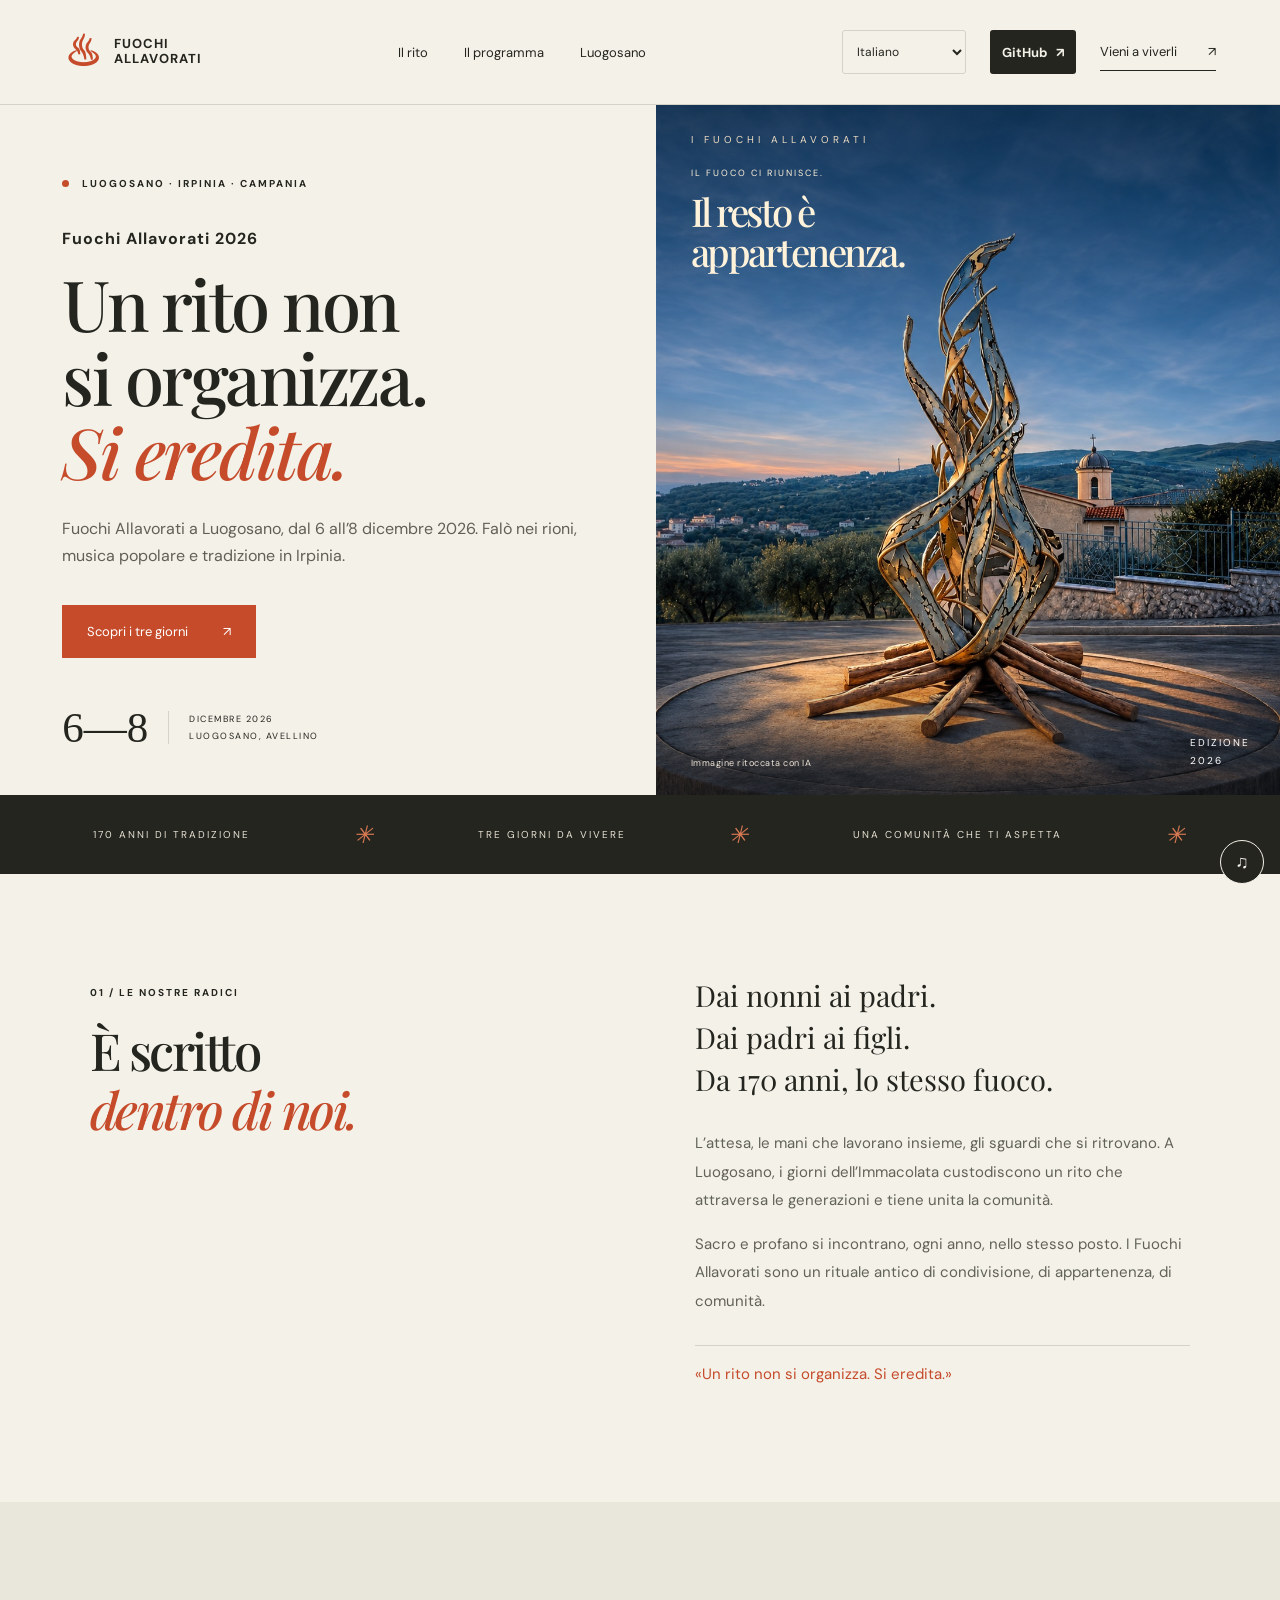
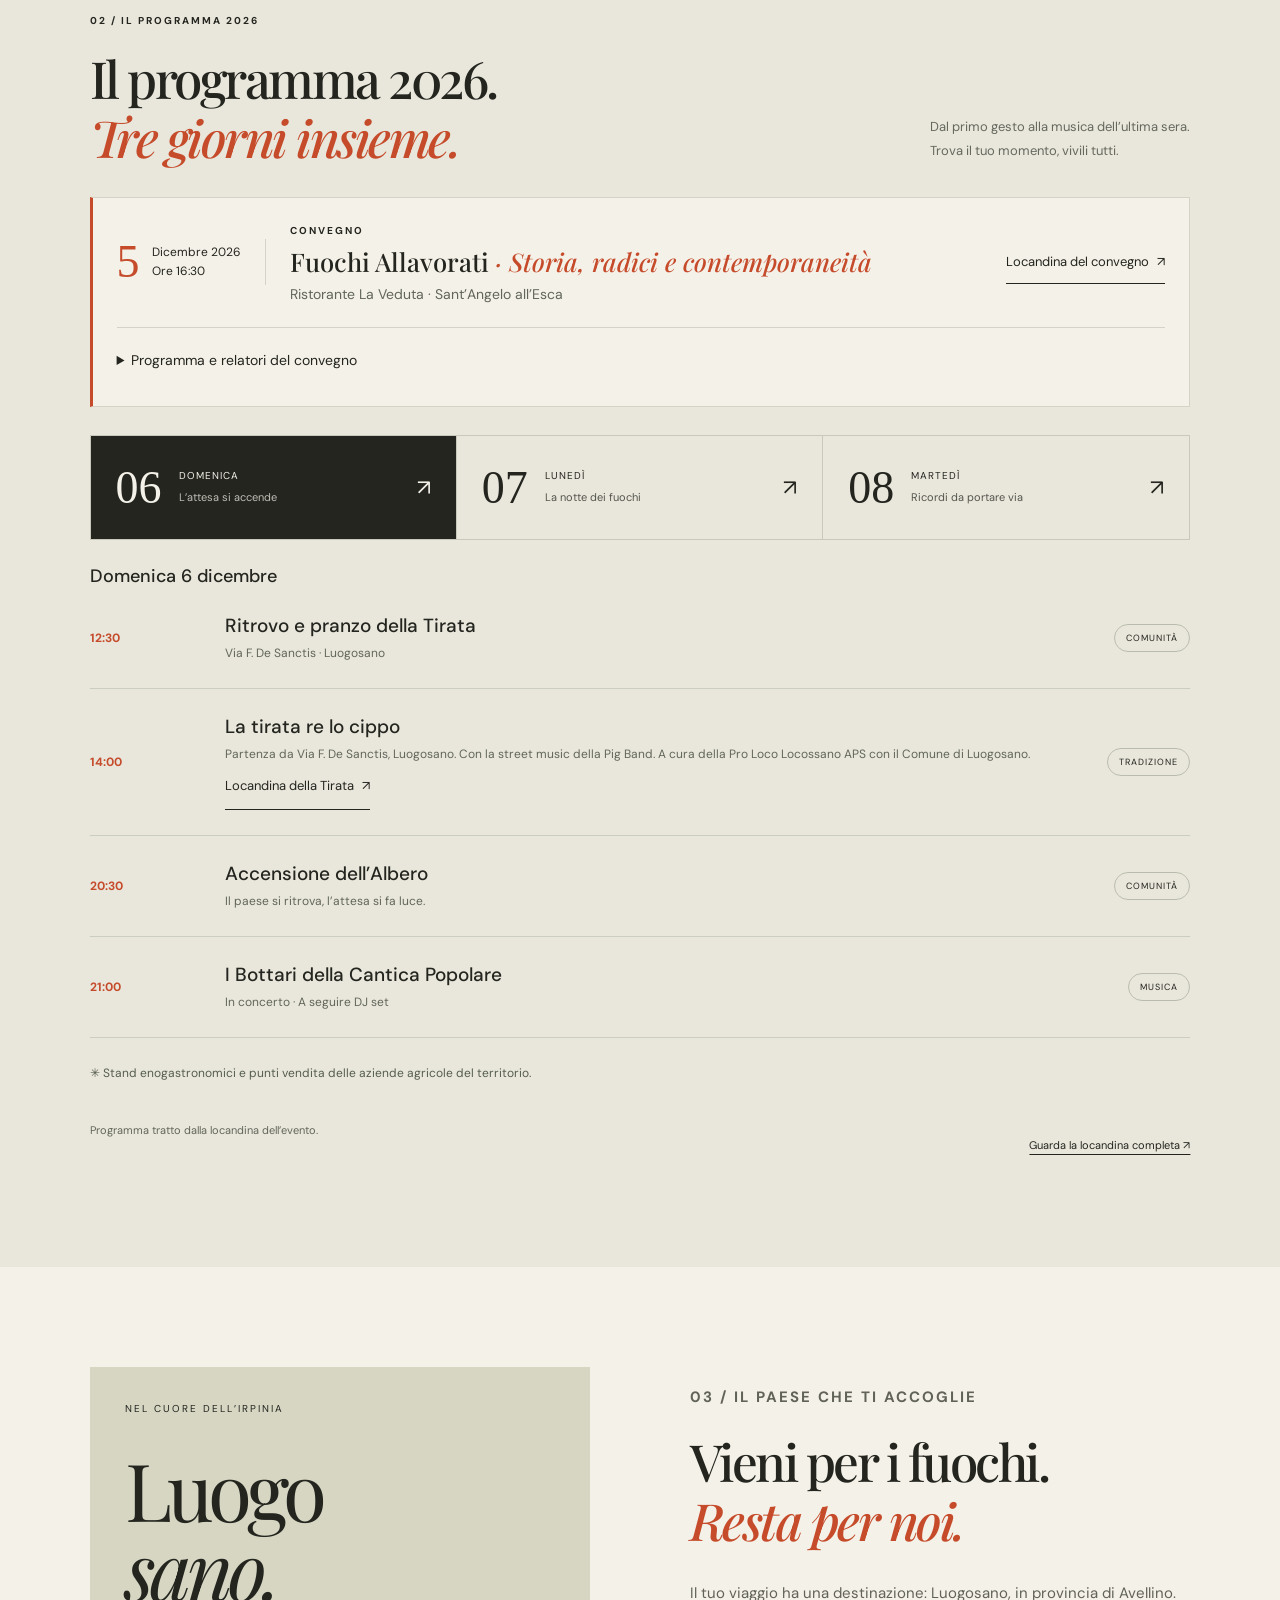
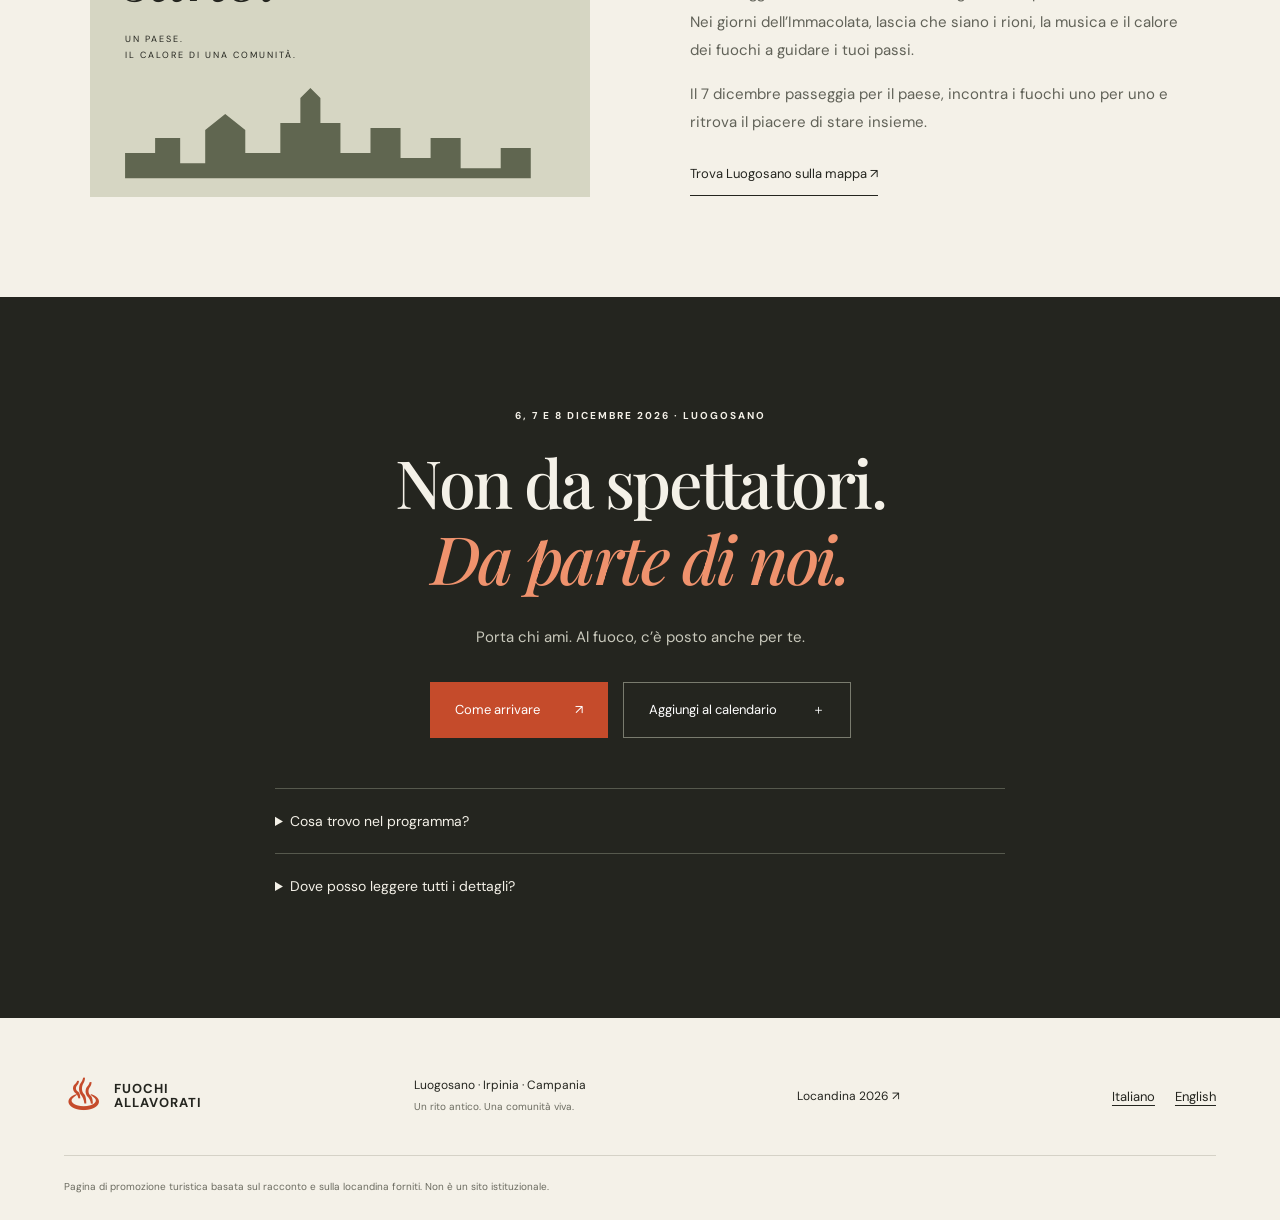
<file: index.html>
<!doctype html>
<html lang="it">
<head>
<meta charset="UTF-8"><meta name="viewport" content="width=device-width,initial-scale=1">
<!-- SEO:START -->
<title>Fuochi Allavorati 2026 a Luogosano | Programma e date</title>
<meta name="description" content="Fuochi Allavorati a Luogosano, 6–8 dicembre 2026. Programma dei falò, musica e tradizioni in Irpinia. Convegno il 5 dicembre, indicazioni e locandine.">
<meta name="robots" content="index, follow, max-image-preview:large">
<link rel="canonical" href="https://fuochiallavorati.it/">
<link rel="alternate" hreflang="it" href="https://fuochiallavorati.it/">
<link rel="alternate" hreflang="en" href="https://fuochiallavorati.it/en/">
<link rel="alternate" hreflang="x-default" href="https://fuochiallavorati.it/">
<link rel="alternate" type="text/markdown" href="https://fuochiallavorati.it/index.md" title="Versione testuale">
<link rel="describedby" type="text/plain" href="https://fuochiallavorati.it/llms.txt">
<meta property="og:type" content="website">
<meta property="og:site_name" content="Fuochi Allavorati · Luogosano">
<meta property="og:locale" content="it_IT">
<meta property="og:locale:alternate" content="en_GB">
<meta property="og:url" content="https://fuochiallavorati.it/">
<meta property="og:title" content="Fuochi Allavorati 2026 a Luogosano | Programma e date">
<meta property="og:description" content="Fuochi Allavorati a Luogosano, 6–8 dicembre 2026. Programma dei falò, musica e tradizioni in Irpinia. Convegno il 5 dicembre, indicazioni e locandine.">
<meta property="og:image" content="https://fuochiallavorati.it/scultura-fuochi.jpg">
<meta property="og:image:type" content="image/jpeg">
<meta property="og:image:width" content="1066">
<meta property="og:image:height" content="1476">
<meta property="og:image:alt" content="Scultura di una fiamma in metallo a Luogosano al crepuscolo">
<meta name="twitter:card" content="summary_large_image">
<meta name="twitter:title" content="Fuochi Allavorati 2026 a Luogosano | Programma e date">
<meta name="twitter:description" content="Fuochi Allavorati a Luogosano, 6–8 dicembre 2026. Programma dei falò, musica e tradizioni in Irpinia. Convegno il 5 dicembre, indicazioni e locandine.">
<meta name="twitter:image" content="https://fuochiallavorati.it/scultura-fuochi.jpg">
<script type="application/ld+json">
{
  "@context": "https://schema.org",
  "@graph": [
    {
      "@type": "WebSite",
      "@id": "https://fuochiallavorati.it/#website",
      "url": "https://fuochiallavorati.it/",
      "name": "Fuochi Allavorati · Luogosano",
      "inLanguage": [
        "it",
        "en"
      ]
    },
    {
      "@type": "WebPage",
      "@id": "https://fuochiallavorati.it/#webpage",
      "url": "https://fuochiallavorati.it/",
      "name": "Fuochi Allavorati 2026 a Luogosano | Programma e date",
      "description": "Fuochi Allavorati a Luogosano, 6–8 dicembre 2026. Programma dei falò, musica e tradizioni in Irpinia. Convegno il 5 dicembre, indicazioni e locandine.",
      "inLanguage": "it",
      "isPartOf": {
        "@id": "https://fuochiallavorati.it/#website"
      },
      "mainEntity": {
        "@id": "https://fuochiallavorati.it/#festival-2026"
      }
    },
    {
      "@type": "Festival",
      "@id": "https://fuochiallavorati.it/#festival-2026",
      "name": "Fuochi Allavorati 2026",
      "description": "Tre giorni di tradizione a Luogosano con falò nei rioni, musica popolare e stand enogastronomici.",
      "startDate": "2026-12-06",
      "endDate": "2026-12-08",
      "eventStatus": "https://schema.org/EventScheduled",
      "eventAttendanceMode": "https://schema.org/OfflineEventAttendanceMode",
      "url": "https://fuochiallavorati.it/",
      "image": [
        "https://fuochiallavorati.it/fuochi.jpg"
      ],
      "location": {
        "@type": "Place",
        "name": "Luogosano",
        "address": {
          "@type": "PostalAddress",
          "addressLocality": "Luogosano",
          "addressRegion": "Campania",
          "addressCountry": "IT"
        }
      }
    }
  ]
}
</script>
<!-- SEO:END -->
<meta name="theme-color" content="#201f19">
<link rel="preconnect" href="https://fonts.googleapis.com">
<link rel="preconnect" href="https://fonts.gstatic.com" crossorigin>
<link rel="stylesheet" href="https://fonts.googleapis.com/css2?family=DM+Sans:wght@400;500;600;700&family=Playfair+Display:ital,wght@0,500;0,600;0,700;1,500;1,600&display=swap">
<link rel="preload" as="image" href="scultura-fuochi.jpg" fetchpriority="high">
<link rel="stylesheet" href="style.css">
</head>
<body>
<a class="skip" href="#programma">Vai al programma</a>
<audio id="background-music" src="music/fuochiAllavorati.mp3" preload="none"></audio>
<button class="music-toggle" type="button" aria-label="Musica di sottofondo" aria-controls="background-music" aria-pressed="false" hidden><span aria-hidden="true">♫</span></button>
<header><a class="brand" href="#" aria-label="Fuochi Allavorati, inizio"><span class="flame">♨</span><span>FUOCHI<br>ALLAVORATI</span></a><nav aria-label="Navigazione principale"><a href="#rito">Il rito</a><a href="#programma">Il programma</a><a href="#luogosano">Luogosano</a></nav><div class="header-actions"><label class="language-label"><span class="sr-only">Lingua del sito</span><select id="language" aria-label="Lingua del sito"><option value="auto">Automatico</option><option value="it" lang="it">Italiano</option><option value="en" lang="en">English</option></select></label><a class="repository-link" href="https://github.com/carminedigre/fuochi-allavorati" target="_blank" rel="noopener">GitHub <span aria-hidden="true">↗</span></a><a class="nav-cta" href="#visita">Vieni a viverli <span>↗</span></a></div></header>
<main>
<section class="hero">
<div class="hero-copy"><p class="eyebrow"><span class="dot"></span> LUOGOSANO · IRPINIA · CAMPANIA</p><h1><span class="hero-name">Fuochi Allavorati 2026</span>Un rito non<br>si organizza.<br><em>Si eredita.</em></h1><p class="intro">Fuochi Allavorati a Luogosano, dal 6 all’8 dicembre 2026. Falò nei rioni, musica popolare e tradizione in Irpinia.</p><a class="button" href="#programma">Scopri i tre giorni <span>↗</span></a><div class="hero-date"><b>6—8</b><span>DICEMBRE 2026<br>LUOGOSANO, AVELLINO</span></div></div>
<div class="hero-art" role="img" aria-label="Scultura di una fiamma in metallo a Luogosano al crepuscolo"><div class="art-image"></div><div class="art-shade"></div><span class="art-label">I FUOCHI ALLAVORATI</span><div class="art-caption"><span>IL FUOCO CI RIUNISCE.</span><p>Il resto è<br>appartenenza.</p></div><span class="art-credit">Immagine ritoccata con IA</span><span class="art-number">EDIZIONE<br>2026</span></div>
</section>
<div class="ribbon"><span>170 ANNI DI TRADIZIONE</span><i>✳</i><span>TRE GIORNI DA VIVERE</span><i>✳</i><span>UNA COMUNITÀ CHE TI ASPETTA</span><i>✳</i></div>
<section class="story section" id="rito"><div><p class="eyebrow">01 / LE NOSTRE RADICI</p><h2>È scritto<br><em>dentro di noi.</em></h2></div><div class="story-text"><p class="lead">Dai nonni ai padri.<br>Dai padri ai figli.<br>Da 170 anni, lo stesso fuoco.</p><p>L’attesa, le mani che lavorano insieme, gli sguardi che si ritrovano. A Luogosano, i giorni dell’Immacolata custodiscono un rito che attraversa le generazioni e tiene unita la comunità.</p><p>Sacro e profano si incontrano, ogni anno, nello stesso posto. I Fuochi Allavorati sono un rituale antico di condivisione, di appartenenza, di comunità.</p><blockquote>«Un rito non si organizza. Si eredita.»</blockquote></div></section>
<section class="program section" id="programma"><div class="section-head"><div><p class="eyebrow">02 / IL PROGRAMMA 2026</p><h2>Il programma 2026.<br><em>Tre giorni insieme.</em></h2></div><p>Dal primo gesto alla musica dell’ultima sera.<br>Trova il tuo momento, vivili tutti.</p></div>
<article class="conference" aria-labelledby="convegno">
  <time class="conference-date" datetime="2026-12-05T16:30:00+01:00">
    <span class="conference-day">5</span>
    <span><span>Dicembre 2026</span><br><span>Ore 16:30</span></span>
  </time>
  <div>
    <p class="eyebrow">CONVEGNO</p>
    <h3 id="convegno">Fuochi Allavorati <em>· <span>Storia, radici e contemporaneità</span></em></h3>
    <p class="conference-venue">Ristorante La Veduta · Sant’Angelo all’Esca</p>
  </div>
  <a class="text-link" href="convegno.jpg" target="_blank" rel="noopener">Locandina del convegno <span aria-hidden="true">↗</span></a>
  <details class="conference-programme">
    <summary>Programma e relatori del convegno</summary>
    <p>Saluti di benvenuto di Nicoletta Loglisci, presidente della Pro Loco Locossano APS. Presenta e modera il giornalista Enzo Costanza.</p>
    <p>Saluti istituzionali di Angelo Antonio Di Gregorio, sindaco di Luogosano, e Fausto Picone, presidente della Provincia di Avellino.</p>
    <h4>Relazioni</h4>
    <ul>
      <li><strong>Angelo Antonio Di Gregorio</strong> · Quale cultura per l’identità di un territorio</li>
      <li><strong>Vincenzo Esposito</strong> · Antropologia e ritualità del fuoco</li>
      <li><strong>Giovanni Ferrante</strong> · I riti dei fuochi in Irpinia e i Fuochi Allavorati di Luogosano</li>
    </ul>
    <p>Intervengono Mariacarmela Serluca, Teodoro Boccuzzi, Domenico Biancardi, Luigi Barbati e Giuseppe Silvestri.</p>
  </details>
</article>
<div class="tabs" role="tablist" aria-label="Giorni del programma"><button role="tab" aria-selected="true" id="tab-6" aria-controls="day-6" tabindex="0" data-day="6"><b>06</b><span>DOMENICA<br><small>L’attesa si accende</small></span><i>↗</i></button><button role="tab" aria-selected="false" id="tab-7" aria-controls="day-7" tabindex="-1" data-day="7"><b>07</b><span>LUNEDÌ<br><small>La notte dei fuochi</small></span><i>↗</i></button><button role="tab" aria-selected="false" id="tab-8" aria-controls="day-8" tabindex="-1" data-day="8"><b>08</b><span>MARTEDÌ<br><small>Ricordi da portare via</small></span><i>↗</i></button></div>
<div class="day" id="day-6" role="tabpanel" aria-labelledby="tab-6"><h3 class="day-heading">Domenica 6 dicembre</h3>
<div class="event"><time datetime="2026-12-06T12:30:00+01:00">12:30</time><div><h3>Ritrovo e pranzo della Tirata</h3><p>Via F. De Sanctis · Luogosano</p></div><span>COMUNITÀ</span></div>
<div class="event"><time datetime="2026-12-06T14:00:00+01:00">14:00</time><div><h3>La tirata re lo cippo</h3><p>Partenza da Via F. De Sanctis, Luogosano. Con la street music della Pig Band. A cura della Pro Loco Locossano APS con il Comune di Luogosano.<br><a class="text-link" href="tirata.jpg" target="_blank" rel="noopener">Locandina della Tirata <span aria-hidden="true">↗</span></a></p></div><span>TRADIZIONE</span></div>
<div class="event"><time>20:30</time><div><h3>Accensione dell’Albero</h3><p>Il paese si ritrova, l’attesa si fa luce.</p></div><span>COMUNITÀ</span></div><div class="event"><time>21:00</time><div><h3>I Bottari della Cantica Popolare</h3><p>In concerto · A seguire DJ set</p></div><span>MUSICA</span></div><p class="program-note">✳ Stand enogastronomici e punti vendita delle aziende agricole del territorio.</p></div>
<div class="day" id="day-7" role="tabpanel" aria-labelledby="tab-7"><h3 class="day-heading">Lunedì 7 dicembre</h3><div class="event"><time>LA SERA</time><div><h3>La notte dei fuochi</h3><p>Per tutta la serata fuochi accesi nei rioni. Passeggia per il paese e scoprili, uno per uno.</p></div><span>IL RITO</span></div><div class="event"><time>ITINERANTE</time><div><h3>La musica incontra il fuoco</h3><p>Due gruppi di musica popolare itinerante tra i fuochi.</p></div><span>MUSICA</span></div></div>
<div class="day" id="day-8" role="tabpanel" aria-labelledby="tab-8"><h3 class="day-heading">Martedì 8 dicembre</h3><div class="event"><time>NELLA GIORNATA</time><div><h3>Contest fotografico sui Fuochi Allavorati</h3><p>A cura della Pro Loco Luogosano APS · Orario non indicato in locandina.</p></div><span>FOTOGRAFIA</span></div><div class="event"><time>18:30</time><div><h3>Musica live</h3><p>Piazza A. De Gasperi</p></div><span>MUSICA</span></div></div>
<div class="program-bottom"><span>Programma tratto dalla locandina dell’evento.</span><a href="fuochi.jpg" target="_blank" rel="noopener">Guarda la locandina completa ↗</a></div></section>
<section class="place section" id="luogosano"><div class="place-mark"><span>NEL CUORE DELL’IRPINIA</span><div>Luogo<span>sano.</span></div><p>UN PAESE.<br>IL CALORE DI UNA COMUNITÀ.</p><svg viewBox="0 0 500 110" aria-hidden="true"><path d="M0 90L35 90 35 65 65 65 65 50 90 50 90 75 115 75 115 42 135 26 155 42 155 65 190 65 190 35 210 35 210 10 220 0 230 10 230 35 250 35 250 65 280 65 280 40 310 40 310 70 340 70 340 50 370 50 370 80 410 80 410 60 440 60 440 90 500 90"/></svg></div><div><p class="eyebrow">03 / IL PAESE CHE TI ACCOGLIE</p><h2>Vieni per i fuochi.<br><em>Resta per noi.</em></h2><p>Il tuo viaggio ha una destinazione: Luogosano, in provincia di Avellino. Nei giorni dell’Immacolata, lascia che siano i rioni, la musica e il calore dei fuochi a guidare i tuoi passi.</p><p>Il 7 dicembre passeggia per il paese, incontra i fuochi uno per uno e ritrova il piacere di stare insieme.</p><a class="text-link" href="https://www.google.com/maps/search/?api=1&query=Luogosano+Avellino+Italia" target="_blank" rel="noopener">Trova Luogosano sulla mappa ↗</a></div></section>
<section class="visit section" id="visita"><p class="eyebrow">6, 7 E 8 DICEMBRE 2026 · LUOGOSANO</p><h2>Non da spettatori.<br><em>Da parte di noi.</em></h2><p>Porta chi ami. Al fuoco, c’è posto anche per te.</p><div class="visit-actions"><a class="button" href="https://www.google.com/maps/dir/?api=1&destination=Luogosano+Avellino+Italia" target="_blank" rel="noopener">Come arrivare <span>↗</span></a><a class="button secondary" href="fuochi-allavorati.ics" download>Aggiungi al calendario <span>＋</span></a></div><details><summary>Cosa trovo nel programma?</summary><p>Il 6 dicembre: tirata re lo cippo, accensione dell’Albero, concerto, DJ set e stand enogastronomici. Il 7: fuochi nei rioni e musica itinerante. L’8: contest fotografico e musica live alle 18:30 in Piazza A. De Gasperi.</p></details><details><summary>Dove posso leggere tutti i dettagli?</summary><p>Consulta la <a href="fuochi.jpg" target="_blank" rel="noopener">locandina completa</a>. Indicazioni su parcheggi, accessibilità, eventuali costi e modalità del contest non sono riportate nel materiale disponibile.</p></details></section>
</main><footer><a class="brand" href="#"><span class="flame">♨</span><span>FUOCHI<br>ALLAVORATI</span></a><p>Luogosano · Irpinia · Campania<br><small>Un rito antico. Una comunità viva.</small></p><a href="fuochi.jpg" target="_blank" rel="noopener">Locandina 2026 ↗</a><div class="language-links"><a href="./" data-language="it" lang="it" hreflang="it">Italiano</a><a href="en/" data-language="en" lang="en" hreflang="en">English</a></div><small class="credits">Pagina di promozione turistica basata sul racconto e sulla locandina forniti. Non è un sito istituzionale.</small></footer>
<script src="i18n.js" defer></script><script src="app.js" defer></script></body></html>
</file>
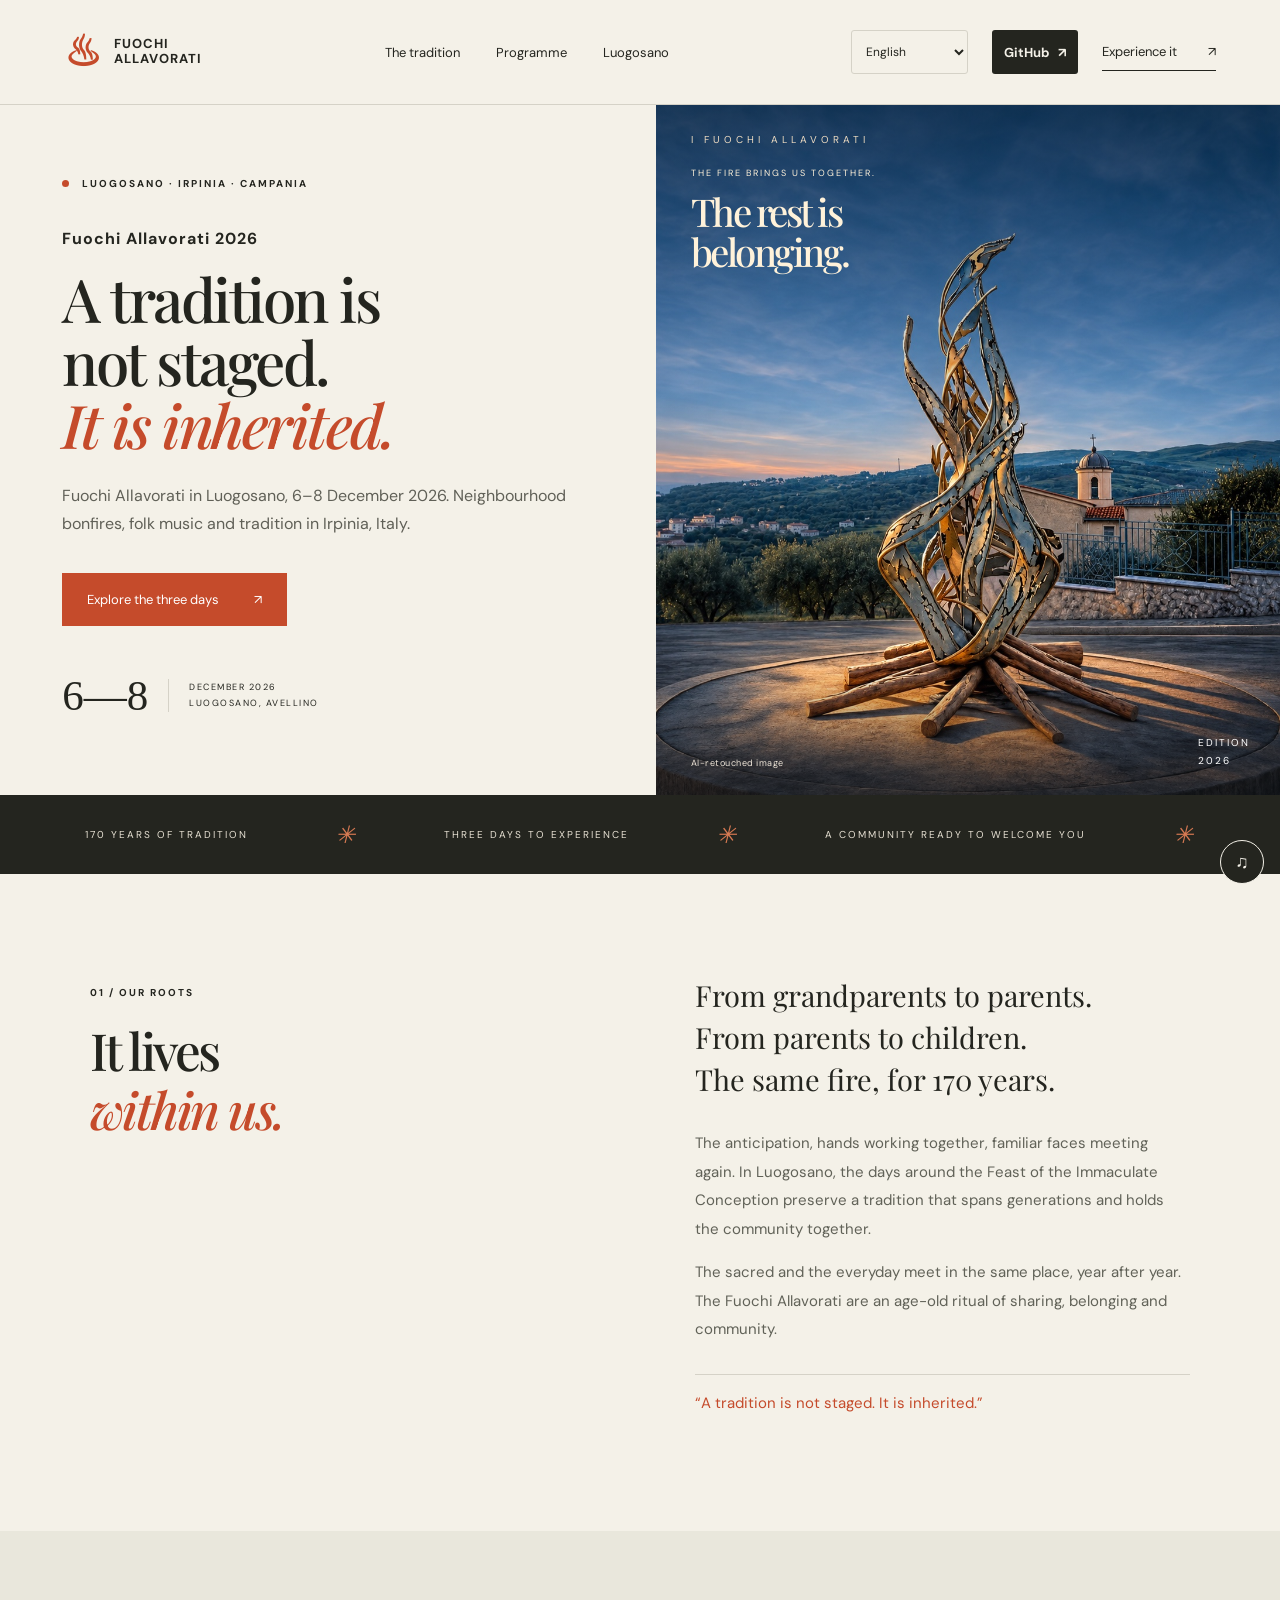
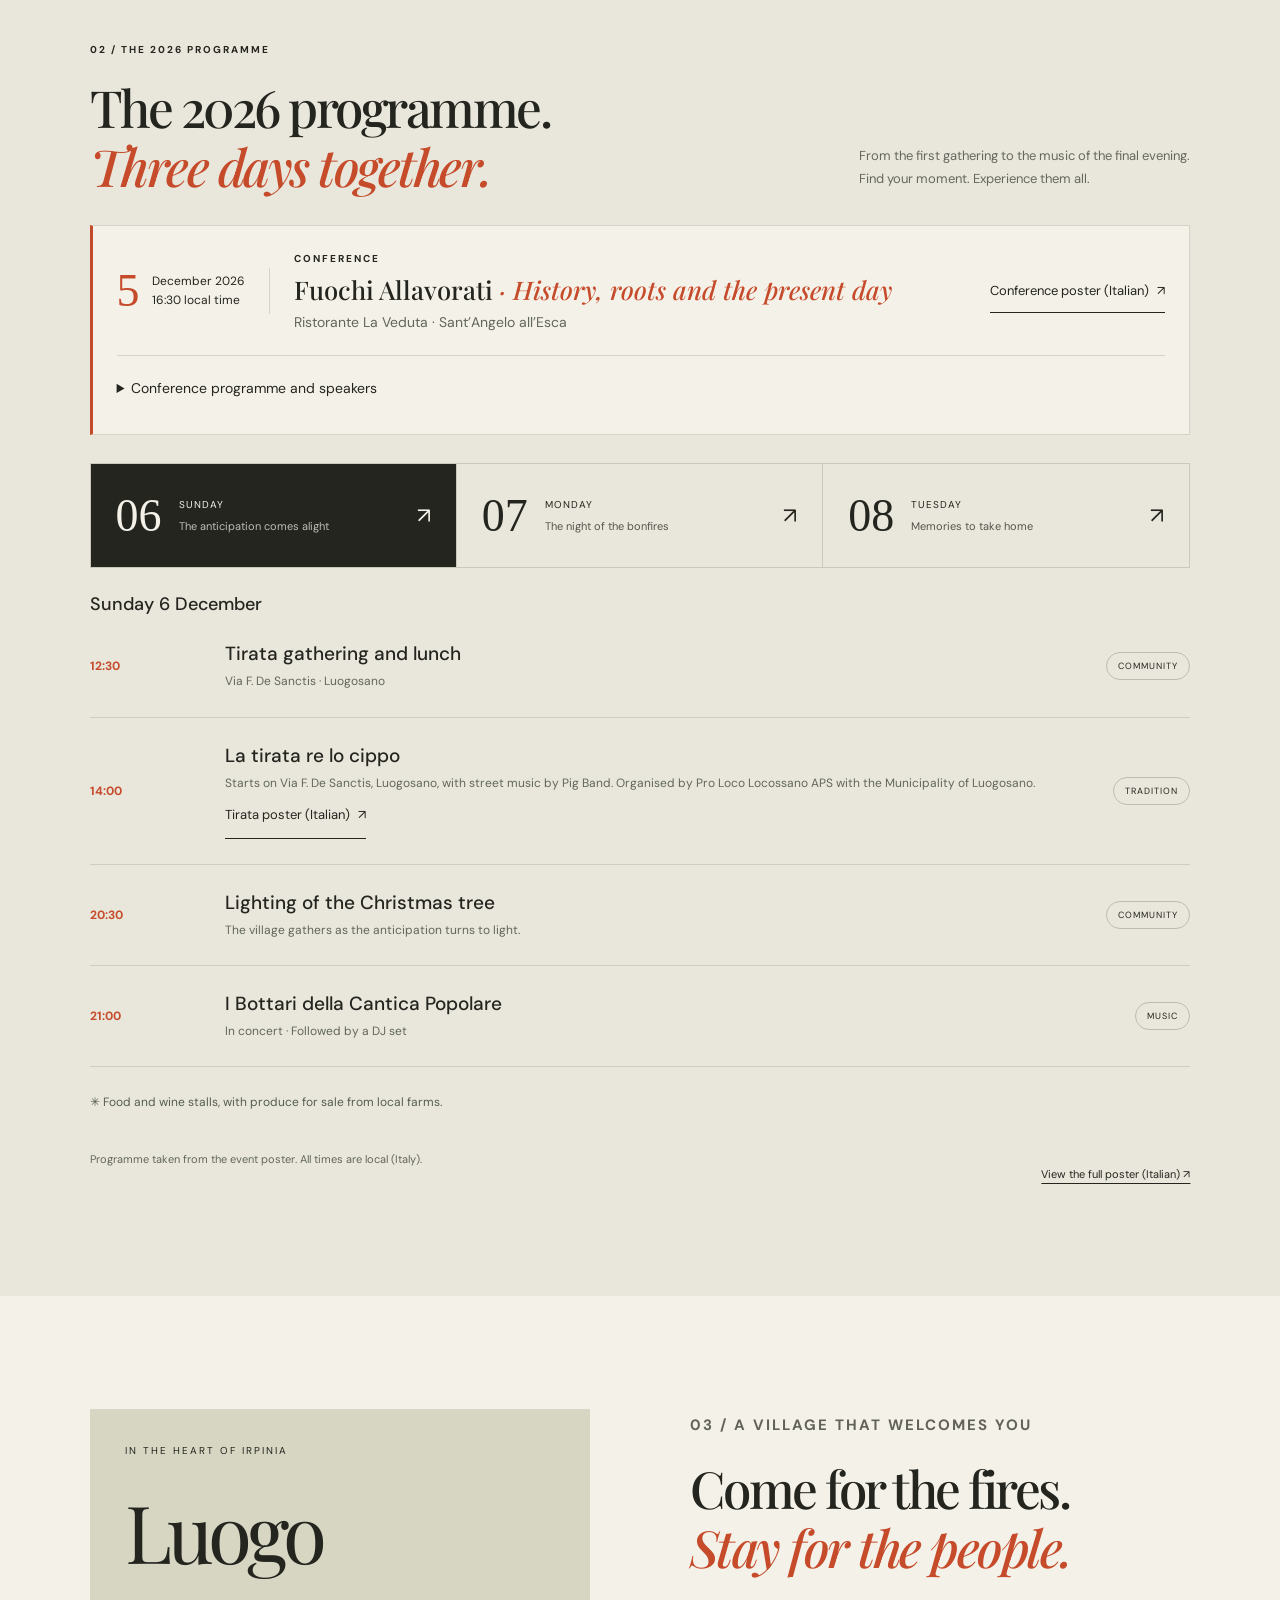
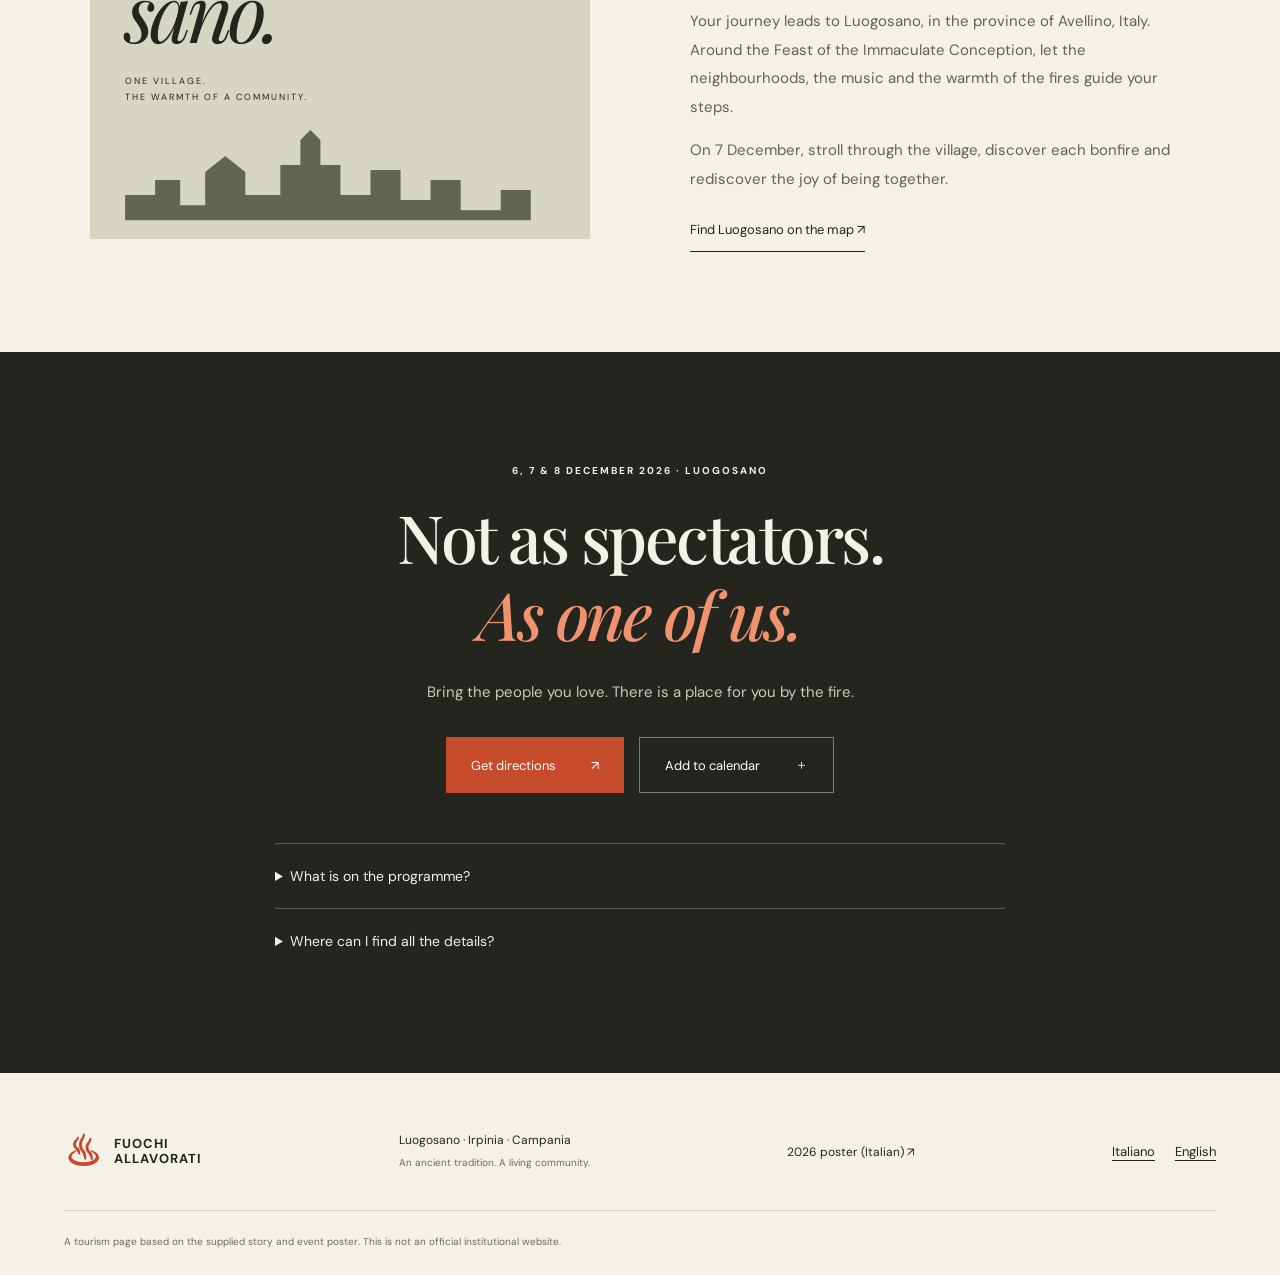
<file: en/index.html>
<!doctype html>
<html lang="en">
<head>
<meta charset="UTF-8"><meta name="viewport" content="width=device-width,initial-scale=1">
<!-- SEO:START -->
<title>Fuochi Allavorati 2026 in Luogosano | Programme &amp; Dates</title>
<meta name="description" content="Fuochi Allavorati in Luogosano, Italy, 6–8 December 2026. Bonfires, folk music and Irpinia traditions. Conference on 5 December, programme and directions.">
<meta name="robots" content="index, follow, max-image-preview:large">
<link rel="canonical" href="https://fuochiallavorati.it/en/">
<link rel="alternate" hreflang="it" href="https://fuochiallavorati.it/">
<link rel="alternate" hreflang="en" href="https://fuochiallavorati.it/en/">
<link rel="alternate" hreflang="x-default" href="https://fuochiallavorati.it/">
<link rel="alternate" type="text/markdown" href="https://fuochiallavorati.it/en/index.md" title="Text version">
<link rel="describedby" type="text/plain" href="https://fuochiallavorati.it/llms.txt">
<meta property="og:type" content="website">
<meta property="og:site_name" content="Fuochi Allavorati · Luogosano">
<meta property="og:locale" content="en_GB">
<meta property="og:locale:alternate" content="it_IT">
<meta property="og:url" content="https://fuochiallavorati.it/en/">
<meta property="og:title" content="Fuochi Allavorati 2026 in Luogosano | Programme &amp; Dates">
<meta property="og:description" content="Fuochi Allavorati in Luogosano, Italy, 6–8 December 2026. Bonfires, folk music and Irpinia traditions. Conference on 5 December, programme and directions.">
<meta property="og:image" content="https://fuochiallavorati.it/scultura-fuochi.jpg">
<meta property="og:image:type" content="image/jpeg">
<meta property="og:image:width" content="1066">
<meta property="og:image:height" content="1476">
<meta property="og:image:alt" content="Metal flame sculpture in Luogosano at dusk">
<meta name="twitter:card" content="summary_large_image">
<meta name="twitter:title" content="Fuochi Allavorati 2026 in Luogosano | Programme &amp; Dates">
<meta name="twitter:description" content="Fuochi Allavorati in Luogosano, Italy, 6–8 December 2026. Bonfires, folk music and Irpinia traditions. Conference on 5 December, programme and directions.">
<meta name="twitter:image" content="https://fuochiallavorati.it/scultura-fuochi.jpg">
<script type="application/ld+json">
{
  "@context": "https://schema.org",
  "@graph": [
    {
      "@type": "WebSite",
      "@id": "https://fuochiallavorati.it/#website",
      "url": "https://fuochiallavorati.it/",
      "name": "Fuochi Allavorati · Luogosano",
      "inLanguage": [
        "it",
        "en"
      ]
    },
    {
      "@type": "WebPage",
      "@id": "https://fuochiallavorati.it/en/#webpage",
      "url": "https://fuochiallavorati.it/en/",
      "name": "Fuochi Allavorati 2026 in Luogosano | Programme & Dates",
      "description": "Fuochi Allavorati in Luogosano, Italy, 6–8 December 2026. Bonfires, folk music and Irpinia traditions. Conference on 5 December, programme and directions.",
      "inLanguage": "en",
      "isPartOf": {
        "@id": "https://fuochiallavorati.it/#website"
      },
      "mainEntity": {
        "@id": "https://fuochiallavorati.it/#festival-2026"
      }
    },
    {
      "@type": "Festival",
      "@id": "https://fuochiallavorati.it/#festival-2026",
      "name": "Fuochi Allavorati 2026",
      "description": "Three days of tradition in Luogosano with neighbourhood bonfires, folk music, and food and wine stalls.",
      "startDate": "2026-12-06",
      "endDate": "2026-12-08",
      "eventStatus": "https://schema.org/EventScheduled",
      "eventAttendanceMode": "https://schema.org/OfflineEventAttendanceMode",
      "url": "https://fuochiallavorati.it/en/",
      "image": [
        "https://fuochiallavorati.it/fuochi.jpg"
      ],
      "location": {
        "@type": "Place",
        "name": "Luogosano",
        "address": {
          "@type": "PostalAddress",
          "addressLocality": "Luogosano",
          "addressRegion": "Campania",
          "addressCountry": "IT"
        }
      }
    }
  ]
}
</script>
<!-- SEO:END -->
<meta name="theme-color" content="#201f19">
<link rel="preconnect" href="https://fonts.googleapis.com">
<link rel="preconnect" href="https://fonts.gstatic.com" crossorigin>
<link rel="stylesheet" href="https://fonts.googleapis.com/css2?family=DM+Sans:wght@400;500;600;700&family=Playfair+Display:ital,wght@0,500;0,600;0,700;1,500;1,600&display=swap">
<link rel="preload" as="image" href="../scultura-fuochi.jpg" fetchpriority="high">
<link rel="stylesheet" href="../style.css">
</head>
<body>
<a class="skip" href="#programma">Skip to the programme</a>
<audio id="background-music" src="../music/fuochiAllavorati.mp3" preload="none"></audio>
<button class="music-toggle" type="button" aria-label="Background music" aria-controls="background-music" aria-pressed="false" hidden><span aria-hidden="true">♫</span></button>
<header><a class="brand" href="#" aria-label="Fuochi Allavorati, home"><span class="flame">♨</span><span>FUOCHI<br>ALLAVORATI</span></a><nav aria-label="Main navigation"><a href="#rito">The tradition</a><a href="#programma">Programme</a><a href="#luogosano">Luogosano</a></nav><div class="header-actions"><label class="language-label"><span class="sr-only">Website language</span><select id="language" aria-label="Website language"><option value="auto">Automatic</option><option value="it" lang="it">Italiano</option><option value="en" lang="en">English</option></select></label><a class="repository-link" href="https://github.com/carminedigre/fuochi-allavorati" target="_blank" rel="noopener">GitHub <span aria-hidden="true">↗</span></a><a class="nav-cta" href="#visita">Experience it <span>↗</span></a></div></header>
<main>
<section class="hero">
<div class="hero-copy"><p class="eyebrow"><span class="dot"></span> LUOGOSANO · IRPINIA · CAMPANIA</p><h1><span class="hero-name">Fuochi Allavorati 2026</span>A tradition is<br>not staged.<br><em>It is inherited.</em></h1><p class="intro">Fuochi Allavorati in Luogosano, 6–8 December 2026. Neighbourhood bonfires, folk music and tradition in Irpinia, Italy.</p><a class="button" href="#programma">Explore the three days <span>↗</span></a><div class="hero-date"><b>6—8</b><span>DECEMBER 2026<br>LUOGOSANO, AVELLINO</span></div></div>
<div class="hero-art" role="img" aria-label="Metal flame sculpture in Luogosano at dusk"><div class="art-image"></div><div class="art-shade"></div><span class="art-label">I FUOCHI ALLAVORATI</span><div class="art-caption"><span>THE FIRE BRINGS US TOGETHER.</span><p>The rest is<br>belonging.</p></div><span class="art-credit">AI-retouched image</span><span class="art-number">EDITION<br>2026</span></div>
</section>
<div class="ribbon"><span>170 YEARS OF TRADITION</span><i>✳</i><span>THREE DAYS TO EXPERIENCE</span><i>✳</i><span>A COMMUNITY READY TO WELCOME YOU</span><i>✳</i></div>
<section class="story section" id="rito"><div><p class="eyebrow">01 / OUR ROOTS</p><h2>It lives<br><em>within us.</em></h2></div><div class="story-text"><p class="lead">From grandparents to parents.<br>From parents to children.<br>The same fire, for 170 years.</p><p>The anticipation, hands working together, familiar faces meeting again. In Luogosano, the days around the Feast of the Immaculate Conception preserve a tradition that spans generations and holds the community together.</p><p>The sacred and the everyday meet in the same place, year after year. The Fuochi Allavorati are an age-old ritual of sharing, belonging and community.</p><blockquote>“A tradition is not staged. It is inherited.”</blockquote></div></section>
<section class="program section" id="programma"><div class="section-head"><div><p class="eyebrow">02 / THE 2026 PROGRAMME</p><h2>The 2026 programme.<br><em>Three days together.</em></h2></div><p>From the first gathering to the music of the final evening.<br>Find your moment. Experience them all.</p></div>
<article class="conference" aria-labelledby="convegno">
  <time class="conference-date" datetime="2026-12-05T16:30:00+01:00">
    <span class="conference-day">5</span>
    <span><span>December 2026</span><br><span>16:30 local time</span></span>
  </time>
  <div>
    <p class="eyebrow">CONFERENCE</p>
    <h3 id="convegno">Fuochi Allavorati <em>· <span>History, roots and the present day</span></em></h3>
    <p class="conference-venue">Ristorante La Veduta · Sant’Angelo all’Esca</p>
  </div>
  <a class="text-link" href="../convegno.jpg" target="_blank" rel="noopener">Conference poster (Italian) <span aria-hidden="true">↗</span></a>
  <details class="conference-programme">
    <summary>Conference programme and speakers</summary>
    <p>Welcome from Nicoletta Loglisci, president of Pro Loco Locossano APS. Journalist Enzo Costanza hosts and moderates.</p>
    <p>Opening remarks by Angelo Antonio Di Gregorio, mayor of Luogosano, and Fausto Picone, president of the Province of Avellino.</p>
    <h4>Talks</h4>
    <ul>
      <li><strong>Angelo Antonio Di Gregorio</strong> · How culture shapes local identity</li>
      <li><strong>Vincenzo Esposito</strong> · The anthropology and rituals of fire</li>
      <li><strong>Giovanni Ferrante</strong> · Fire rituals in Irpinia and the Fuochi Allavorati of Luogosano</li>
    </ul>
    <p>Additional speakers include Mariacarmela Serluca, Teodoro Boccuzzi, Domenico Biancardi, Luigi Barbati and Giuseppe Silvestri.</p>
  </details>
</article>
<div class="tabs" role="tablist" aria-label="Programme days"><button role="tab" aria-selected="true" id="tab-6" aria-controls="day-6" tabindex="0" data-day="6"><b>06</b><span>SUNDAY<br><small>The anticipation comes alight</small></span><i>↗</i></button><button role="tab" aria-selected="false" id="tab-7" aria-controls="day-7" tabindex="-1" data-day="7"><b>07</b><span>MONDAY<br><small>The night of the bonfires</small></span><i>↗</i></button><button role="tab" aria-selected="false" id="tab-8" aria-controls="day-8" tabindex="-1" data-day="8"><b>08</b><span>TUESDAY<br><small>Memories to take home</small></span><i>↗</i></button></div>
<div class="day" id="day-6" role="tabpanel" aria-labelledby="tab-6"><h3 class="day-heading">Sunday 6 December</h3>
<div class="event"><time datetime="2026-12-06T12:30:00+01:00">12:30</time><div><h3>Tirata gathering and lunch</h3><p>Via F. De Sanctis · Luogosano</p></div><span>COMMUNITY</span></div>
<div class="event"><time datetime="2026-12-06T14:00:00+01:00">14:00</time><div><h3>La tirata re lo cippo</h3><p>Starts on Via F. De Sanctis, Luogosano, with street music by Pig Band. Organised by Pro Loco Locossano APS with the Municipality of Luogosano.<br><a class="text-link" href="../tirata.jpg" target="_blank" rel="noopener">Tirata poster (Italian) <span aria-hidden="true">↗</span></a></p></div><span>TRADITION</span></div>
<div class="event"><time>20:30</time><div><h3>Lighting of the Christmas tree</h3><p>The village gathers as the anticipation turns to light.</p></div><span>COMMUNITY</span></div><div class="event"><time>21:00</time><div><h3>I Bottari della Cantica Popolare</h3><p>In concert · Followed by a DJ set</p></div><span>MUSIC</span></div><p class="program-note">✳ Food and wine stalls, with produce for sale from local farms.</p></div>
<div class="day" id="day-7" role="tabpanel" aria-labelledby="tab-7"><h3 class="day-heading">Monday 7 December</h3><div class="event"><time>EVENING</time><div><h3>The night of the bonfires</h3><p>Bonfires burn throughout the evening in the village neighbourhoods. Walk through the village and discover them, one by one.</p></div><span>THE RITUAL</span></div><div class="event"><time>ROAMING</time><div><h3>Music meets the fire</h3><p>Two folk music groups roam between the bonfires.</p></div><span>MUSIC</span></div></div>
<div class="day" id="day-8" role="tabpanel" aria-labelledby="tab-8"><h3 class="day-heading">Tuesday 8 December</h3><div class="event"><time>DURING THE DAY</time><div><h3>Fuochi Allavorati photography contest</h3><p>Organised by Pro Loco Luogosano APS · Time not specified on the poster.</p></div><span>PHOTOGRAPHY</span></div><div class="event"><time>18:30</time><div><h3>Live music</h3><p>Piazza A. De Gasperi</p></div><span>MUSIC</span></div></div>
<div class="program-bottom"><span>Programme taken from the event poster. All times are local (Italy).</span><a href="../fuochi.jpg" target="_blank" rel="noopener">View the full poster (Italian) ↗</a></div></section>
<section class="place section" id="luogosano"><div class="place-mark"><span>IN THE HEART OF IRPINIA</span><div>Luogo<span>sano.</span></div><p>ONE VILLAGE.<br>THE WARMTH OF A COMMUNITY.</p><svg viewBox="0 0 500 110" aria-hidden="true"><path d="M0 90L35 90 35 65 65 65 65 50 90 50 90 75 115 75 115 42 135 26 155 42 155 65 190 65 190 35 210 35 210 10 220 0 230 10 230 35 250 35 250 65 280 65 280 40 310 40 310 70 340 70 340 50 370 50 370 80 410 80 410 60 440 60 440 90 500 90"/></svg></div><div><p class="eyebrow">03 / A VILLAGE THAT WELCOMES YOU</p><h2>Come for the fires.<br><em>Stay for the people.</em></h2><p>Your journey leads to Luogosano, in the province of Avellino, Italy. Around the Feast of the Immaculate Conception, let the neighbourhoods, the music and the warmth of the fires guide your steps.</p><p>On 7 December, stroll through the village, discover each bonfire and rediscover the joy of being together.</p><a class="text-link" href="https://www.google.com/maps/search/?api=1&query=Luogosano+Avellino+Italia" target="_blank" rel="noopener">Find Luogosano on the map ↗</a></div></section>
<section class="visit section" id="visita"><p class="eyebrow">6, 7 &amp; 8 DECEMBER 2026 · LUOGOSANO</p><h2>Not as spectators.<br><em>As one of us.</em></h2><p>Bring the people you love. There is a place for you by the fire.</p><div class="visit-actions"><a class="button" href="https://www.google.com/maps/dir/?api=1&destination=Luogosano+Avellino+Italia" target="_blank" rel="noopener">Get directions <span>↗</span></a><a class="button secondary" href="../fuochi-allavorati-en.ics" download>Add to calendar <span>＋</span></a></div><details><summary>What is on the programme?</summary><p>6 December: tirata re lo cippo, Christmas tree lighting, a concert, a DJ set, and food and wine stalls. 7 December: neighbourhood bonfires and roaming musicians. 8 December: a photography contest and live music at 18:30 in Piazza A. De Gasperi.</p></details><details><summary>Where can I find all the details?</summary><p>See the <a href="../fuochi.jpg" target="_blank" rel="noopener">full poster (in Italian)</a>. Parking, accessibility, any admission fees and contest entry details are not specified in the available material.</p></details></section>
</main><footer><a class="brand" href="#"><span class="flame">♨</span><span>FUOCHI<br>ALLAVORATI</span></a><p>Luogosano · Irpinia · Campania<br><small>An ancient tradition. A living community.</small></p><a href="../fuochi.jpg" target="_blank" rel="noopener">2026 poster (Italian) ↗</a><div class="language-links"><a href="../" data-language="it" lang="it" hreflang="it">Italiano</a><a href="./" data-language="en" lang="en" hreflang="en">English</a></div><small class="credits">A tourism page based on the supplied story and event poster. This is not an official institutional website.</small></footer>
<script src="../i18n.js" defer></script><script src="../app.js" defer></script></body></html>
</file>
<file: style.css>
:root{--paper:#f4f1e8;--ink:#24251f;--orange:#c54b2b;--line:#d5d2c7}*{box-sizing:border-box}html{scroll-behavior:smooth;scroll-padding-top:30px}body{margin:0;background:var(--paper);color:var(--ink);font-family:'DM Sans',sans-serif}a{color:inherit;text-decoration:none}button{font:inherit}a,button,summary{-webkit-tap-highlight-color:transparent}a:focus-visible,button:focus-visible,summary:focus-visible{outline:3px solid var(--orange);outline-offset:6px}header{height:105px;padding:0 5%;display:flex;align-items:center;justify-content:space-between;border-bottom:1px solid var(--line)}.brand{display:flex;gap:11px;align-items:center;font-size:13px;font-weight:700;line-height:1.15;letter-spacing:1px}.flame{font-size:42px;font-family:serif;color:var(--orange)}nav{display:flex;gap:36px;font-size:13px}.nav-cta{font-size:13px;border-bottom:1px solid var(--ink);padding:10px 0}.nav-cta span{margin-left:28px}.hero{display:grid;grid-template-columns:1.05fr 1fr;min-height:690px}.hero-copy{padding:60px 8% 35px 9.5%}.eyebrow{font-size:10px;letter-spacing:2px;font-weight:700;line-height:1.7}.dot{display:inline-block;width:7px;height:7px;background:var(--orange);border-radius:50%;margin-right:9px}h1,h2,.art-caption p{font-family:'Playfair Display',Georgia,serif;font-weight:500;letter-spacing:-2.5px}h1{font-size:clamp(55px,5.5vw,86px);line-height:1.05;margin:35px 0 26px}em{font-weight:500;color:var(--orange)}.intro{font-size:16px;line-height:1.7;color:#606057}.button{display:inline-flex;justify-content:space-between;align-items:center;gap:35px;background:var(--orange);color:#fff;padding:18px 25px;font-size:13px;margin-top:20px;transition:background .2s,transform .2s}.button:hover{background:#a63c21;transform:translateY(-2px)}.hero-date{display:flex;gap:20px;align-items:center;margin-top:48px}.hero-date b{font-family:Georgia,serif;font-weight:400;font-size:43px;line-height:1}.hero-date span{font-size:9px;letter-spacing:1.5px;line-height:1.8;border-left:1px solid var(--line);padding-left:20px}.hero-art{position:relative;overflow:hidden;background:#1b0808;min-height:650px}.art-image{position:absolute;inset:0;background-image:url('fuochi.jpg');background-size:auto 180%;background-position:100% 85%;transform:scale(1.04)}.art-shade{position:absolute;inset:0;background:linear-gradient(180deg,rgba(22,8,5,.94) 0%,rgba(22,8,5,.2) 38%,transparent 60%,rgba(22,8,5,.7) 100%)}.art-label{position:absolute;top:42px;left:35px;color:#eddbc2;letter-spacing:4px;font-size:10px}.art-caption{position:absolute;top:100px;left:35px;color:#fff2da}.art-caption>span{font-size:9px;letter-spacing:2px}.art-caption p{font-size:48px;line-height:1.05;margin:16px 0}.art-number{position:absolute;bottom:30px;right:30px;font-size:10px;line-height:1.8;letter-spacing:2px;color:#fff}.ribbon{background:var(--ink);color:#e7e1d3;display:flex;justify-content:space-around;align-items:center;padding:24px 4%;font-size:10px;letter-spacing:2px;gap:20px}.ribbon i{font-size:24px;color:#d87a53}.section{padding:100px 7%}h2{font-size:clamp(40px,4vw,60px);line-height:1.15;margin:20px 0 30px}.story{display:grid;grid-template-columns:1fr 1fr;gap:10%}.story-text{max-width:530px}.story-text p,.place p{font-size:15px;line-height:1.9;color:#616258}.story-text .lead{font-family:'Playfair Display',Georgia,serif;font-size:29px;line-height:1.45;color:var(--ink);margin-top:0}blockquote{font-size:15px;margin:30px 0 0;padding:18px 0;border-top:1px solid var(--line);color:var(--orange)}.program{background:#e9e7dc}.section-head{display:flex;justify-content:space-between;align-items:flex-end;gap:30px}.section-head>p{font-size:13px;line-height:1.8;color:#66685e;margin-bottom:35px}.tabs{display:grid;grid-template-columns:repeat(3,1fr);margin-top:28px;border:1px solid #c9c9bb}.tabs button{cursor:pointer;border:0;border-right:1px solid #c9c9bb;background:transparent;display:flex;text-align:left;align-items:center;padding:25px;gap:17px;color:var(--ink)}.tabs button:last-child{border-right:0}.tabs button[aria-selected=true]{background:var(--ink);color:var(--paper)}.tabs b{font-family:Georgia,serif;font-size:46px;font-weight:400}.tabs span{font-size:10px;line-height:2;letter-spacing:1px}.tabs small{font-size:11px;letter-spacing:0;opacity:.75}.tabs i{margin-left:auto;font-style:normal;font-size:22px}.day{min-height:315px}.event{display:grid;grid-template-columns:110px 1fr auto;gap:25px;padding:25px 0;border-bottom:1px solid #cbcec1;align-items:center}.event time{font-size:12px;color:var(--orange);font-weight:700}.event h3{font-size:19px;font-weight:500;margin:0 0 6px}.event p{font-size:12px;color:#62665a;margin:0;line-height:1.6}.event>span{font-size:9px;letter-spacing:1px;border:1px solid #babdad;padding:7px 11px;border-radius:30px}.program-note{font-size:12px;padding:15px 0;color:#555d4d}.program-bottom{display:flex;justify-content:space-between;font-size:11px;gap:20px;padding-top:15px;color:#62665a}.program-bottom a{color:var(--ink);text-decoration:underline;text-underline-offset:5px}.place{display:grid;grid-template-columns:1fr 1fr;gap:9%;align-items:center}.place-mark{background:#d6d6c3;padding:35px 35px 0;min-height:390px;display:flex;flex-direction:column;overflow:hidden}.place-mark>span{font-size:10px;letter-spacing:2px}.place-mark>div{font-family:'Playfair Display',Georgia,serif;font-size:80px;letter-spacing:-5px;line-height:.98;margin:35px 0 15px}.place-mark>div span{display:block;font-style:italic}.place-mark p{font-size:9px;line-height:1.8;letter-spacing:2px;color:var(--ink)}.place-mark svg{width:calc(100% + 70px);margin:15px -35px -1px;fill:#606650}.text-link{display:inline-block;font-size:13px;border-bottom:1px solid;padding:12px 0}.visit{background:var(--ink);color:var(--paper);text-align:center}.visit h2{font-size:clamp(45px,5.2vw,75px)}.visit h2 em{color:#ef926d}.visit>p:not(.eyebrow){font-size:15px;color:#c9c9bc}.visit-actions{display:flex;justify-content:center;gap:15px;margin-bottom:50px}.secondary{background:transparent;border:1px solid #797b6e}.secondary:hover{background:#3f4137}details{text-align:left;max-width:730px;margin:auto;border-top:1px solid #56594d;padding:20px 0}summary{cursor:pointer;font-size:14px}details p{font-size:13px;line-height:1.8;color:#c9c9bc}details a{text-decoration:underline}footer{padding:45px 5% 25px;display:flex;align-items:center;justify-content:space-between;flex-wrap:wrap;gap:25px}footer p{font-size:12px;line-height:1.8}footer small{color:#6b6b60;font-size:10px}footer>a:last-of-type{font-size:12px}.credits{flex-basis:100%;border-top:1px solid var(--line);padding-top:22px}.skip{position:absolute;top:-100px}.skip:focus{top:5px;z-index:10;background:white;padding:15px}[hidden]{display:none!important}@media(min-width:1600px){body{max-width:1600px;margin:auto}}@media(max-width:850px){header{height:85px}nav{gap:17px}.hero-copy{padding-top:40px}.hero-art{min-height:620px}.art-image{background-size:auto 155%}.art-caption p{font-size:37px}.section{padding:70px 6%}.tabs button{padding:18px 12px;gap:10px}.tabs b{font-size:34px}.tabs i{display:none}.place-mark>div{font-size:62px}.section-head>p{max-width:220px}.event{grid-template-columns:95px 1fr auto}}@media(max-width:600px){header{height:78px}.brand{font-size:10px}.flame{font-size:32px}nav{gap:15px;font-size:11px}nav a:last-child{display:none}.nav-cta{font-size:11px}.nav-cta span{margin-left:5px}.hero{grid-template-columns:1fr}.hero-copy{padding:35px 6%}.hero h1{font-size:61px;margin-top:23px}.hero-date{margin-top:30px}.hero-art{min-height:440px}.art-image{background-size:auto 245%;background-position:100% 84%}.art-label{top:25px;left:25px}.art-caption{top:65px;left:25px}.art-caption p{font-size:39px}.ribbon{flex-wrap:wrap;font-size:8px;gap:13px;padding:18px}.ribbon span:last-of-type,.ribbon i:last-child{display:none}.ribbon i{font-size:17px}.story,.place{grid-template-columns:1fr;gap:25px}.section{padding:55px 6%}.story-text .lead{font-size:26px}.section-head{display:block}.section-head>p{max-width:none;margin-bottom:20px}.tabs button{display:block;padding:13px 9px}.tabs b{display:block;font-size:32px}.tabs span{font-size:8px;letter-spacing:.5px}.tabs small{font-size:9px;line-height:1.4;display:inline-block}.event{grid-template-columns:75px 1fr;gap:14px}.event time{font-size:10px}.event h3{font-size:17px}.event>span{display:none}.program-bottom{display:block;line-height:2.5}.day{min-height:340px}.place-mark{min-height:350px}.place-mark>div{font-size:80px}.visit-actions{flex-direction:column;gap:0;align-items:center}.visit-actions .button{width:260px;margin-top:15px}.visit h2{font-size:43px}footer{gap:20px}footer p{font-size:10px}}@media(prefers-reduced-motion:reduce){html{scroll-behavior:auto}*{transition:none!important}}
/* Isola visivamente il fuoco nella parte fotografica della locandina. */
.art-image{inset:20% 0 0;background-size:auto 300%;background-position:100% 85%}.art-shade{background:linear-gradient(180deg,#1b0808 0%,rgba(27,8,8,.96) 20%,rgba(27,8,8,.25) 51%,transparent 72%,rgba(27,8,8,.45) 100%)}
@media(max-width:600px){.art-image{inset:0;background-size:auto 300%;background-position:100% 85%}}
/* Language control and touch-first responsive refinements. */
.sr-only{position:absolute;width:1px;height:1px;padding:0;margin:-1px;overflow:hidden;clip:rect(0,0,0,0);white-space:nowrap;border:0}
.header-actions{display:flex;align-items:center;gap:24px}.language-label select{font:inherit;font-size:12px;color:var(--ink);background:transparent;border:1px solid var(--line);border-radius:3px;min-height:44px;max-width:145px;padding:8px 25px 8px 10px;cursor:pointer}.language-label select:focus-visible{outline:3px solid var(--orange);outline-offset:3px}
header nav a{display:inline-flex;align-items:center;min-height:44px}.hero-copy,.hero-art,.story>div,.place>div{min-width:0}html[lang=en] h1{font-size:clamp(48px,4.7vw,73px)}.event time{overflow-wrap:anywhere}.event h3,.event p{overflow-wrap:break-word}.tabs button{min-height:92px}.tabs span{min-width:0}.program-bottom a,.text-link{min-height:44px;display:inline-flex;align-items:center}summary{min-height:44px;align-content:center}details{padding:10px 0}.credits{line-height:1.7}
@media(max-width:1050px){header{padding:0 4%;gap:18px}header nav{gap:20px}.header-actions{gap:15px}.hero-copy{padding-left:8%;padding-right:6%}.nav-cta span{margin-left:8px}.tabs button{padding:20px 14px}.tabs small{line-height:1.4;display:inline-block}.section-head>p{max-width:270px}}
@media(max-width:760px){header{height:auto;min-height:112px;display:grid;grid-template-columns:1fr auto;gap:0 12px;padding:12px 5% 0}header>.brand{grid-column:1;grid-row:1}header nav{grid-column:1 / -1;grid-row:2;justify-content:space-between;border-top:1px solid var(--line);margin-top:10px;gap:12px}header nav a{font-size:12px}header nav a:last-child{display:inline-flex}.header-actions{grid-column:2;grid-row:1}.header-actions .nav-cta{display:none}.language-label select{font-size:12px;max-width:145px}.hero{grid-template-columns:1fr}.hero-copy{padding:35px 6% 38px}.hero h1,html[lang=en] .hero h1{font-size:clamp(42px,8.7vw,65px);letter-spacing:-2px;margin-top:24px}.hero-art{min-height:400px}.art-image{inset:0;background-size:auto 300%;background-position:100% 85%}.art-caption{top:60px;left:6%}.art-label{left:6%;top:25px}.art-caption p{font-size:38px}.hero-date{margin-top:30px}.hero .button{min-height:52px}.intro{font-size:16px}.ribbon{font-size:9px;letter-spacing:1px}.story,.place{grid-template-columns:1fr;gap:25px}.section-head{display:block}.section-head>p{max-width:none}.place-mark{max-width:100%}.visit h2{font-size:clamp(36px,7vw,52px)}}
@media(max-width:600px){.hero-art{min-height:370px}.section{padding:52px 6%}h2{font-size:clamp(34px,8.5vw,48px);letter-spacing:-1.5px}.tabs button{padding:14px 8px;min-height:130px}.tabs span{font-size:9px;letter-spacing:.2px}.tabs small{font-size:11px;line-height:1.4;min-height:32px;margin-top:5px}.tabs b{font-size:32px}.event{grid-template-columns:72px minmax(0,1fr);gap:12px;padding:23px 0}.event p{font-size:14px;line-height:1.6}.event h3{font-size:18px;line-height:1.35}.event time{font-size:11px}.program-note{font-size:13px;line-height:1.7}.program-bottom{font-size:12px;line-height:1.7}.day{min-height:0}.story-text p,.place p{font-size:16px;line-height:1.8}.place-mark p{font-size:10px}.visit-actions .button{width:100%;max-width:350px;min-height:52px}.visit-actions{margin-bottom:35px}.visit>p:not(.eyebrow){line-height:1.7}summary{font-size:15px;line-height:1.5;padding:8px 0}details p{font-size:14px}footer>a:last-of-type{min-height:44px;display:flex;align-items:center}footer p{font-size:12px}.credits{font-size:11px}.art-number{bottom:22px}.hero-date span{font-size:10px}}
@media(max-width:360px){.hero h1,html[lang=en] .hero h1{font-size:40px}.ribbon{font-size:8px;gap:8px}.ribbon i{font-size:14px}.tabs small{font-size:10px}.tabs button{padding:12px 6px}.place-mark>div{font-size:68px}.art-caption p{font-size:34px}}
@media(max-width:600px){.program-bottom a{display:flex;width:fit-content;margin-top:8px}}
.hero-art { background: #142a42; }
.art-image {
  inset: 0;
  background-image: url('scultura-fuochi.jpg');
  background-size: cover;
  background-position: center 80%;
  transform: none;
}
.art-shade {
  background: linear-gradient(180deg, rgba(10, 22, 34, .5), transparent 48%, transparent 82%, rgba(14, 18, 23, .65));
}
.art-label { top: 28px; }
.art-caption { top: 55px; }
.art-caption p { margin: 10px 0; font-size: clamp(29px, 3vw, 42px); }
.art-credit{position:absolute;bottom:25px;left:35px;color:#eee5d8;font-size:9px;letter-spacing:.5px;max-width:65%;line-height:1.5}.art-number{bottom:25px}
@media(max-width:760px){.hero-art{min-height:max(460px, 89vw)}.art-credit{left:6%;bottom:20px}.art-number{bottom:20px}.art-label{top:20px}.art-caption{top:42px}.art-caption p{font-size:28px}}
@media(max-width:360px){.hero-art{min-height:420px}}

.repository-link {
  display: inline-flex;
  align-items: center;
  gap: 8px;
  min-height: 44px;
  padding: 0 12px;
  border-radius: 3px;
  background: var(--ink);
  color: var(--paper);
  font-size: 13px;
  font-weight: 700;
}
.repository-link:hover { background: #3f4137; }

.music-toggle {
  position: fixed;
  z-index: 5;
  right: max(16px, env(safe-area-inset-right));
  bottom: max(16px, env(safe-area-inset-bottom));
  display: grid;
  place-items: center;
  width: 44px;
  height: 44px;
  padding: 0;
  border: 1px solid var(--paper);
  border-radius: 50%;
  background: var(--ink);
  color: var(--paper);
  font-size: 18px;
  line-height: 1;
  cursor: pointer;
}
.music-toggle:hover { background: #3f4137; }
.music-toggle[aria-pressed="true"] { font-size: 12px; }
@media (max-width: 760px) {
  .header-actions { gap: 8px; }
  .language-label select { padding-right: 16px; }
  .repository-link { gap: 6px; padding: 0 10px; }
}
@media (max-width: 360px) {
  header { column-gap: 6px; }
  header > .brand, .header-actions { gap: 6px; }
  .language-label select { padding-right: 10px; padding-left: 8px; }
  .repository-link { padding: 0 8px; font-size: 12px; }
  .repository-link span { display: none; }
}

.conference {
  display: grid;
  grid-template-columns: auto minmax(0, 1fr) auto;
  align-items: center;
  gap: 24px;
  padding: 24px;
  background: var(--paper);
  border: 1px solid var(--line);
  border-left: 3px solid var(--orange);
}
.conference-date {
  display: flex;
  align-items: center;
  gap: 12px;
  padding-right: 24px;
  border-right: 1px solid var(--line);
  font-size: 12px;
  line-height: 1.6;
}
.conference-day {
  color: var(--orange);
  font: 46px/1 Georgia, serif;
}
.conference .eyebrow { margin: 0 0 6px; }
.conference h3 {
  margin: 0;
  font: 500 clamp(21px, 2vw, 28px)/1.25 'Playfair Display', Georgia, serif;
}
.conference-venue {
  margin: 8px 0 0;
  color: #62665a;
  font-size: 14px;
}
.conference .text-link { gap: 8px; justify-self: start; }
.conference-programme {
  grid-column: 1 / -1;
  width: 100%;
  max-width: none;
  border-top-color: var(--line);
  padding-bottom: 0;
}
.conference-programme p, .conference-programme ul {
  color: #505348;
  font-size: 14px;
  line-height: 1.65;
}
.conference-programme h4 { margin-bottom: 8px; }
.conference-programme ul { margin-top: 0; padding-left: 20px; }
.event .text-link { gap: 8px; color: var(--ink); }
@media (max-width: 760px) {
  .conference {
    grid-template-columns: minmax(0, 1fr);
    gap: 16px;
    padding: 20px;
  }
  .conference-date {
    padding: 0;
    border: 0;
  }
}

.day-heading { font-size: 18px; font-weight: 500; margin: 24px 0 0; }
.tabs { display: none; }
.program-ready .tabs { display: grid; }
.language-links { display: flex; gap: 20px; font-size: 13px; }
.language-links a { display: inline-flex; align-items: center; min-height: 44px; text-decoration: underline; text-underline-offset: 4px; }

.hero-name {
  display: block;
  margin-bottom: 16px;
  font: 700 16px/1.5 'DM Sans', sans-serif;
  letter-spacing: 1px;
}
</file>
